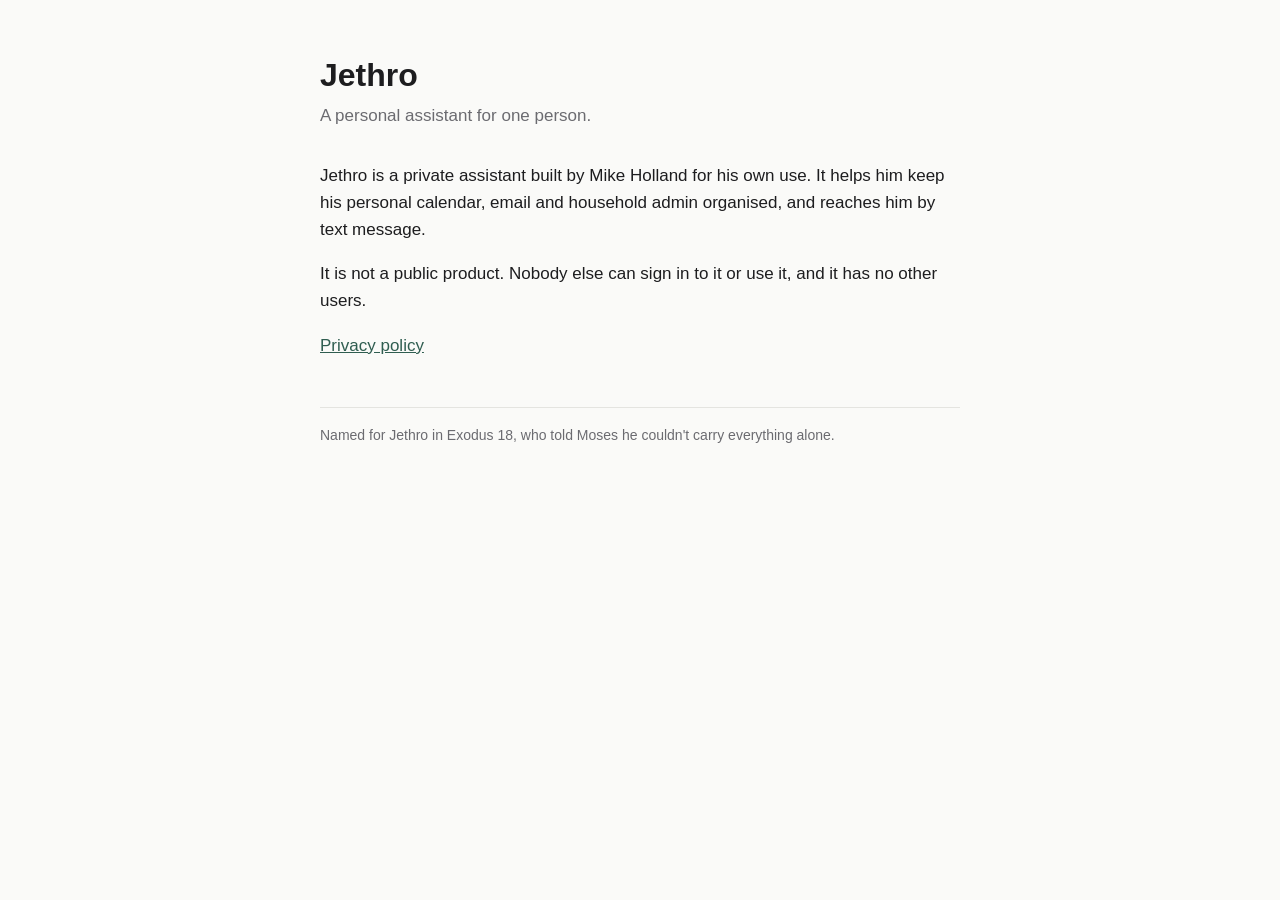
<file: index.html>
<!doctype html><html lang="en"><head><meta charset="utf-8"><meta name="viewport" content="width=device-width,initial-scale=1">
<title>Jethro</title><link rel="stylesheet" href="style.css"></head><body><main>
<h1>Jethro</h1>
<p class="sub">A personal assistant for one person.</p>
<p>Jethro is a private assistant built by Mike Holland for his own use. It helps him keep his personal
calendar, email and household admin organised, and reaches him by text message.</p>
<p>It is not a public product. Nobody else can sign in to it or use it, and it has no other users.</p>
<p><a href="privacy.html">Privacy policy</a></p>
<footer>Named for Jethro in Exodus 18, who told Moses he couldn't carry everything alone.</footer>
</main></body></html>
</file>
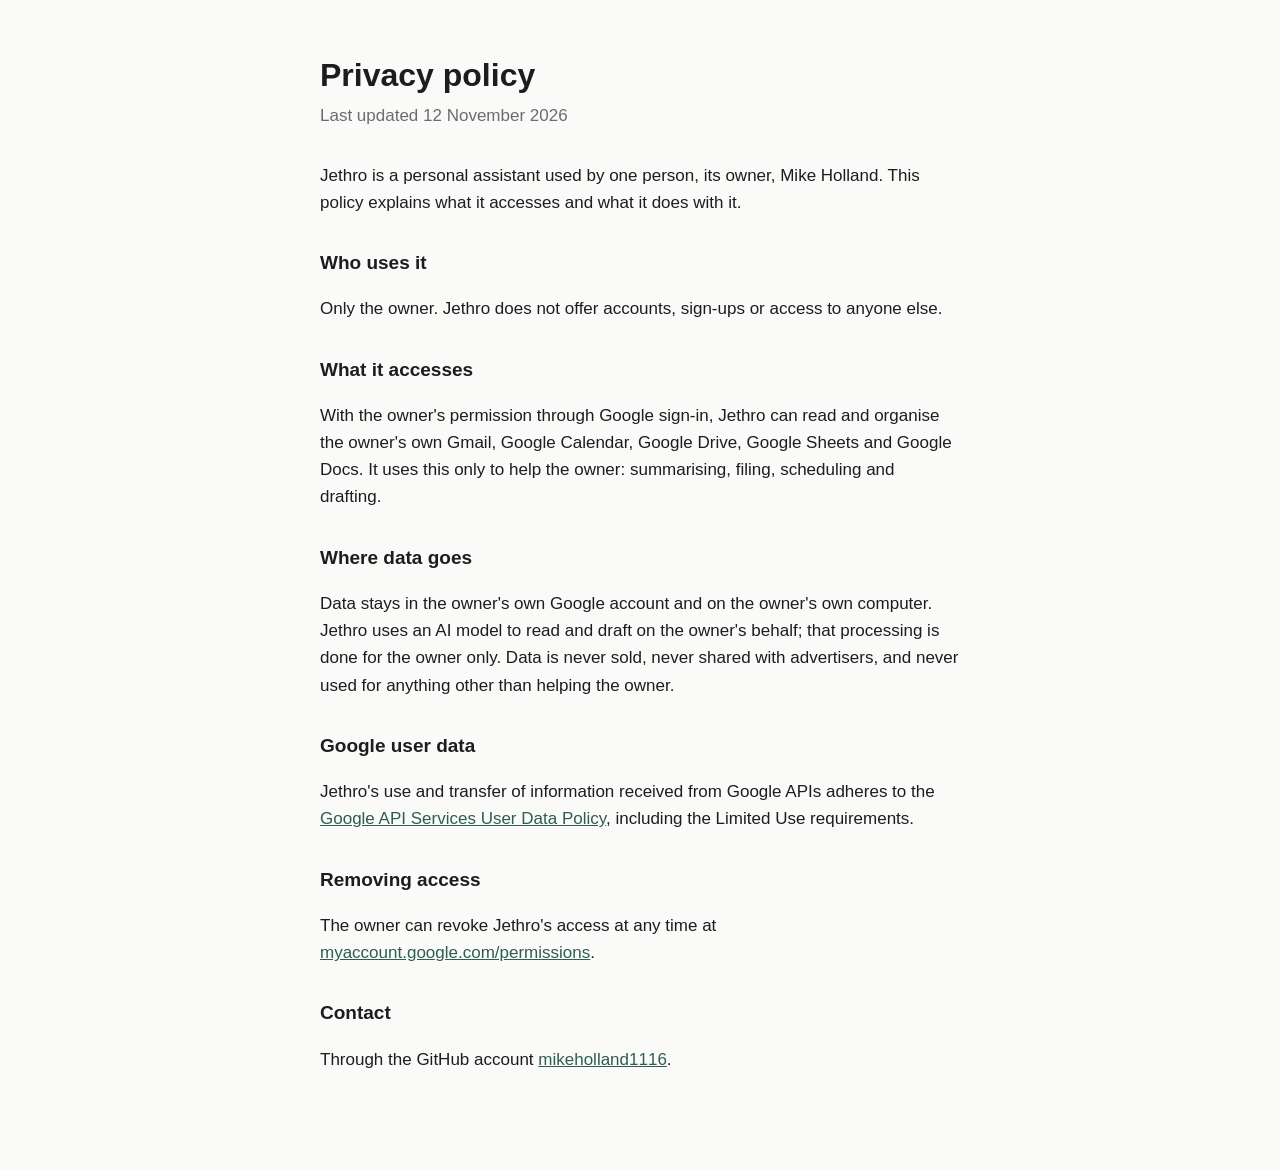
<file: privacy.html>
<!doctype html><html lang="en"><head><meta charset="utf-8"><meta name="viewport" content="width=device-width,initial-scale=1">
<title>Jethro privacy policy</title><link rel="stylesheet" href="style.css"></head><body><main>
<h1>Privacy policy</h1>
<p class="sub">Last updated 12 November 2026</p>
<p>Jethro is a personal assistant used by one person, its owner, Mike Holland. This policy explains
what it accesses and what it does with it.</p>
<h2>Who uses it</h2>
<p>Only the owner. Jethro does not offer accounts, sign-ups or access to anyone else.</p>
<h2>What it accesses</h2>
<p>With the owner's permission through Google sign-in, Jethro can read and organise the owner's own
Gmail, Google Calendar, Google Drive, Google Sheets and Google Docs. It uses this only to help the
owner: summarising, filing, scheduling and drafting.</p>
<h2>Where data goes</h2>
<p>Data stays in the owner's own Google account and on the owner's own computer. Jethro uses an AI
model to read and draft on the owner's behalf; that processing is done for the owner only. Data is
never sold, never shared with advertisers, and never used for anything other than helping the owner.</p>
<h2>Google user data</h2>
<p>Jethro's use and transfer of information received from Google APIs adheres to the
<a href="https://developers.google.com/terms/api-services-user-data-policy">Google API Services User
Data Policy</a>, including the Limited Use requirements.</p>
<h2>Removing access</h2>
<p>The owner can revoke Jethro's access at any time at
<a href="https://myaccount.google.com/permissions">myaccount.google.com/permissions</a>.</p>
<h2>Contact</h2>
<p>Through the GitHub account <a href="https://github.com/mikeholland1116">mikeholland1116</a>.</p>
</main></body></html>
</file>
<file: style.css>
:root{--bg:#fafaf8;--fg:#1d1d1f;--muted:#6b6b70;--line:#e4e4e0;--accent:#2f5d50}
@media (prefers-color-scheme:dark){:root{--bg:#121214;--fg:#ececec;--muted:#9a9aa2;--line:#2a2a2e;--accent:#8cc5b3}}
body{margin:0;background:var(--bg);color:var(--fg);font:17px/1.6 -apple-system,BlinkMacSystemFont,"Segoe UI",sans-serif}
main{max-width:640px;margin:0 auto;padding:56px 16px 80px}
h1{font-size:32px;line-height:1.2;margin:0 0 8px}h2{font-size:19px;margin:32px 0 6px}
.sub{color:var(--muted);margin:0 0 32px}a{color:var(--accent)}
footer{margin-top:48px;padding-top:16px;border-top:1px solid var(--line);color:var(--muted);font-size:14px}
</file>
